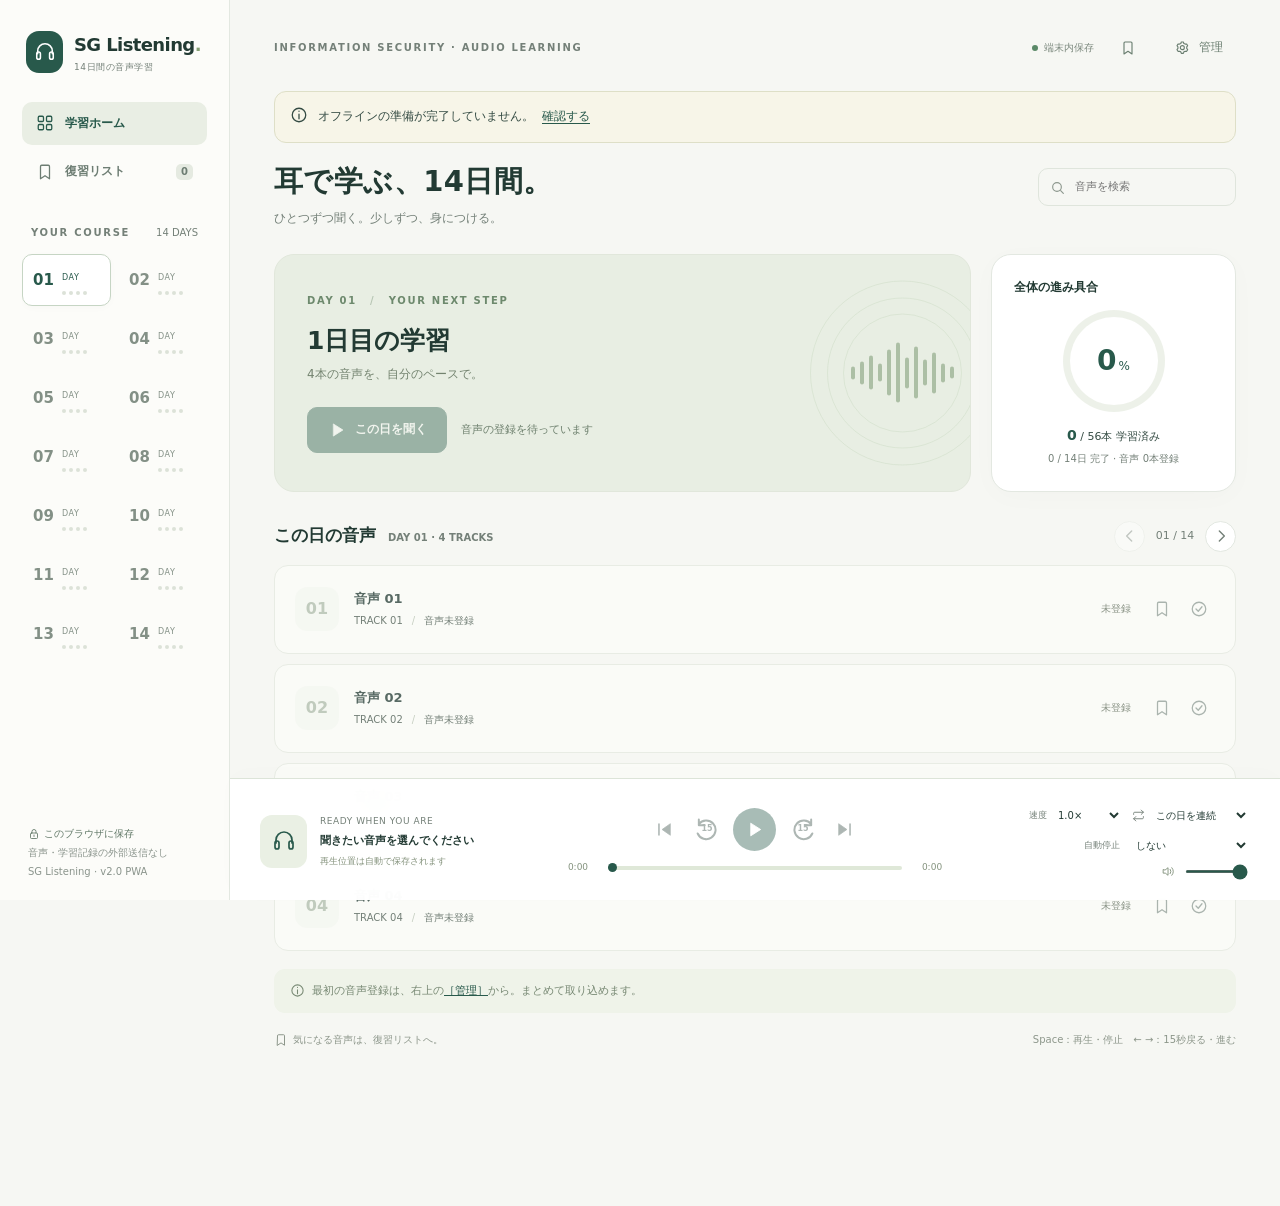
<file: index.html>
<!doctype html>
<html lang="ja">
<head>
<meta charset="utf-8">
<meta name="viewport" content="width=device-width, initial-scale=1, viewport-fit=cover">
<meta name="theme-color" content="#2a5549">
<meta http-equiv="Content-Security-Policy" content="default-src 'none'; script-src 'self'; style-src 'self' 'unsafe-inline'; img-src 'self' data: blob:; media-src 'self' blob: data:; connect-src 'self'; worker-src 'self'; manifest-src 'self'; font-src 'none'; base-uri 'self'; form-action 'none'; object-src 'none'">
<meta name="description" content="14日×4本の音声を、続きから。端末内に保存してオフラインで学ぶSG音声学習プレーヤー。">
<meta name="apple-mobile-web-app-capable" content="yes">
<meta name="apple-mobile-web-app-status-bar-style" content="default">
<meta name="apple-mobile-web-app-title" content="SG Listening">
<meta name="mobile-web-app-capable" content="yes">
<meta name="referrer" content="no-referrer">
<link rel="manifest" href="./manifest.webmanifest">
<link rel="icon" type="image/png" href="./icons/icon-192.png">
<link rel="apple-touch-icon" href="./icons/apple-touch-icon.png">
<title>SG Listening｜14日間の音声学習</title>
<link rel="stylesheet" href="./app.css">
</head>
<body>
<a class="skip-link" href="#mainContent">学習内容へ移動</a>
<svg aria-hidden="true" style="position:absolute;width:0;height:0;overflow:hidden" xmlns="http://www.w3.org/2000/svg"><defs>
<symbol id="i-headphones" viewBox="0 0 24 24"><path d="M4 14v-3a8 8 0 0 1 16 0v3"/><rect x="3" y="12" width="4" height="8" rx="2"/><rect x="17" y="12" width="4" height="8" rx="2"/></symbol>
<symbol id="i-grid" viewBox="0 0 24 24"><rect x="3" y="3" width="7" height="7" rx="1.5"/><rect x="14" y="3" width="7" height="7" rx="1.5"/><rect x="3" y="14" width="7" height="7" rx="1.5"/><rect x="14" y="14" width="7" height="7" rx="1.5"/></symbol>
<symbol id="i-bookmark" viewBox="0 0 24 24"><path d="M6 4.5A1.5 1.5 0 0 1 7.5 3h9A1.5 1.5 0 0 1 18 4.5V21l-6-4-6 4z"/></symbol>
<symbol id="i-gear" viewBox="0 0 24 24"><path d="m9.5 3-.8 2.2-2 .9L4.5 6 3 8.5l1.4 1.8v2.4L3 14.5 4.5 17l2.2-.1 2 .9.8 2.2h3l.8-2.2 2-.9 2.2.1 1.5-2.5-1.4-1.8v-2.4L19 8.5 17.5 6l-2.2.1-2-.9L12.5 3z"/><circle cx="11" cy="11.5" r="3"/></symbol>
<symbol id="i-play" viewBox="0 0 24 24"><path d="m8 5 11 7-11 7z" fill="currentColor" stroke-width="1"/></symbol>
<symbol id="i-pause" viewBox="0 0 24 24"><path d="M8 5v14M16 5v14" stroke-width="4"/></symbol>
<symbol id="i-next" viewBox="0 0 24 24"><path d="m5 5 10 7-10 7z" fill="currentColor" stroke-width="1"/><path d="M19 5v14" stroke-width="2"/></symbol>
<symbol id="i-prev" viewBox="0 0 24 24"><path d="m19 5-10 7 10 7z" fill="currentColor" stroke-width="1"/><path d="M5 5v14" stroke-width="2"/></symbol>
<symbol id="i-left" viewBox="0 0 24 24"><path d="m14 6-6 6 6 6"/></symbol><symbol id="i-right" viewBox="0 0 24 24"><path d="m10 6 6 6-6 6"/></symbol>
<symbol id="i-check" viewBox="0 0 24 24"><circle cx="12" cy="12" r="9"/><path d="m8 12 3 3 5-6"/></symbol>
<symbol id="i-search" viewBox="0 0 24 24"><circle cx="10.5" cy="10.5" r="6.5"/><path d="m16 16 4 4"/></symbol>
<symbol id="i-clock" viewBox="0 0 24 24"><circle cx="12" cy="12" r="9"/><path d="M12 7v5l3 2"/></symbol>
<symbol id="i-lock" viewBox="0 0 24 24"><rect x="5" y="10" width="14" height="11" rx="2"/><path d="M8 10V7a4 4 0 0 1 8 0v3M12 14v3"/></symbol>
<symbol id="i-upload" viewBox="0 0 24 24"><path d="M12 16V3m-5 5 5-5 5 5M4 16v4a1 1 0 0 0 1 1h14a1 1 0 0 0 1-1v-4"/></symbol>
<symbol id="i-folder" viewBox="0 0 24 24"><path d="M3 7V5a2 2 0 0 1 2-2h4l3 3h7a2 2 0 0 1 2 2v2M3 7h15a2 2 0 0 1 2 2l-2 10a2 2 0 0 1-2 2H4a2 2 0 0 1-2-2z"/></symbol>
<symbol id="i-download" viewBox="0 0 24 24"><path d="M12 3v13m-5-5 5 5 5-5M4 17v3a1 1 0 0 0 1 1h14a1 1 0 0 0 1-1v-3"/></symbol>
<symbol id="i-trash" viewBox="0 0 24 24"><path d="M3 6h18M9 6V3h6v3M5 6l1 14h12l1-14M10 10v6M14 10v6"/></symbol>
<symbol id="i-edit" viewBox="0 0 24 24"><path d="m15 4 5 5M4 16 16 4a2 2 0 0 1 3 0l1 1a2 2 0 0 1 0 3L8 20l-5 1z"/></symbol>
<symbol id="i-close" viewBox="0 0 24 24"><path d="m6 6 12 12M18 6 6 18"/></symbol>
<symbol id="i-back15" viewBox="0 0 24 24"><path d="M5 7a8 8 0 1 1-1 8M5 3v5h5"/></symbol>
<symbol id="i-forward15" viewBox="0 0 24 24"><path d="M19 7a8 8 0 1 0 1 8M19 3v5h-5"/></symbol>
<symbol id="i-volume" viewBox="0 0 24 24"><path d="M4 9v6h4l5 4V5L8 9zM17 8a7 7 0 0 1 0 8M20 5a11 11 0 0 1 0 14"/></symbol>
<symbol id="i-moon" viewBox="0 0 24 24"><path d="M20.5 14a9 9 0 0 1-10.5-10.5A9 9 0 1 0 20.5 14z"/></symbol>
<symbol id="i-info" viewBox="0 0 24 24"><circle cx="12" cy="12" r="9"/><path d="M12 11v6M12 7h.01"/></symbol>
<symbol id="i-repeat" viewBox="0 0 24 24"><path d="m17 2 4 4-4 4M3 10V8a2 2 0 0 1 2-2h16M7 22l-4-4 4-4M21 14v2a2 2 0 0 1-2 2H3"/></symbol>
</defs></svg>
<div id="appShell">
<aside class="sidebar" aria-label="コースナビゲーション">
  <div class="brand"><div class="brand-mark"><svg class="icon"><use href="#i-headphones"/></svg></div><div><div class="brand-name">SG Listening<span style="color:#86a074">.</span></div><div class="brand-sub">14日間の音声学習</div></div></div>
  <nav class="main-nav"><button class="nav-item active" data-action="home" id="navHome"><svg class="icon"><use href="#i-grid"/></svg>学習ホーム</button><button class="nav-item" data-action="review" id="navReview"><svg class="icon"><use href="#i-bookmark"/></svg>復習リスト<span class="count" id="reviewCount">0</span></button></nav>
  <div class="side-course"><div class="side-heading"><span class="eyebrow">YOUR COURSE</span><span>14 DAYS</span></div><div class="day-grid" id="dayGrid"></div></div>
  <div class="side-footer"><div class="foot-title"><svg class="icon"><use href="#i-lock"/></svg>このブラウザに保存</div>音声・学習記録の外部送信なし<br>SG Listening · v2.0 PWA</div>
</aside>
<main class="main" id="mainContent" tabindex="-1"><div class="main-inner">
 <header class="topbar"><div class="eyebrow">INFORMATION SECURITY · AUDIO LEARNING</div><div class="mobile-brand"><svg class="icon"><use href="#i-headphones"/></svg>SG Listening.</div><div class="topbar-right"><span class="local-label"><span class="dot"></span>端末内保存</span><button class="btn ghost small" data-action="review" id="mobileReview" aria-label="復習リストを開く" title="復習リスト"><svg class="icon"><use href="#i-bookmark"/></svg></button><button class="btn ghost small" data-action="admin" id="manageButton"><svg class="icon"><use href="#i-gear"/></svg>管理</button></div></header>
 <div id="platformNotice" class="platform-notice" hidden role="status"></div>
 <div id="learnView">
  <div class="page-heading"><div><h1 id="pageTitle">耳で学ぶ、14日間。</h1><p id="pageSubtitle">ひとつずつ聞く。少しずつ、身につける。</p></div><div class="search-wrap"><svg class="icon"><use href="#i-search"/></svg><input id="searchInput" type="search" placeholder="音声を検索" aria-label="全14日から音声を検索" autocomplete="off"></div></div>
     <div class="mobile-day-label"><span>学習する日</span><button class="quiet-link" data-action="setup" id="offlineQuickStatus">オフライン準備中</button></div>
   <div class="mobile-days" id="mobileDays" hidden></div>
  <div id="heroGrid" class="hero-grid"></div>
  <div id="reviewIntro" hidden></div>
  <div class="section-heading"><div><h2 id="listHeading">この日の音声<span class="subtitle" id="listSubtitle"></span></h2></div><div id="daySwitch" class="day-switch"><button class="icon-btn" id="previousDay" data-action="prev-day" aria-label="前の日"><svg class="icon"><use href="#i-left"/></svg></button><span id="dayCounter">01 / 14</span><button class="icon-btn" id="nextDay" data-action="next-day" aria-label="次の日"><svg class="icon"><use href="#i-right"/></svg></button></div></div>
  <div class="track-list" id="trackList"></div>
  <div class="quiet-tip" id="firstTip" hidden><svg class="icon"><use href="#i-info"/></svg><span>最初の音声登録は、右上の<button data-action="admin">［管理］</button>から。まとめて取り込めます。</span></div>
  <div class="learning-foot"><span><svg class="icon"><use href="#i-bookmark"/></svg>気になる音声は、復習リストへ。</span><span>Space：再生・停止　← →：15秒戻る・進む</span></div>
 </div>
 <section id="adminView" hidden aria-label="音声管理">
  <div class="admin-head"><div><h1>音声管理</h1><p>最初にまとめて入れて、あとは学習に集中。</p></div><button class="btn small" data-action="home"><svg class="icon"><use href="#i-left"/></svg>学習へ戻る</button></div>
  <nav class="admin-tabs" aria-label="管理メニュー"><button class="admin-tab active" data-action="admin-tab" data-tab="import">音声を取り込む</button><button class="admin-tab" data-action="admin-tab" data-tab="library">ライブラリの編集</button><button class="admin-tab" data-action="admin-tab" data-tab="backup">保存・引き継ぎ</button><button class="admin-tab" data-action="admin-tab" data-tab="setup">スマホ・設定</button></nav>
  <div id="adminImport">
   <div class="dropzone" id="dropzone"><div class="upload-icon"><svg class="icon"><use href="#i-upload"/></svg></div><h2>音声をまとめて取り込む</h2><p>14日分をまとめてでも、できた分だけでも。</p><div class="drop-buttons"><button class="btn primary" data-action="pick-files"><svg class="icon"><use href="#i-upload"/></svg>ファイルを選ぶ</button><button class="btn" data-action="pick-folder"><svg class="icon"><use href="#i-folder"/></svg>フォルダごと選ぶ</button></div><small>WAV / MP3 / M4A / AAC / OGG / FLAC / WebM など · 合計56枠<br>再生可否は音声のコーデックとブラウザに依存します。</small></div>
   <div class="admin-note">名前に日・順番があると自動で割り当てます。例：<code>day01_01_CIA.wav</code>、<code>01-02_リスク.mp3</code>、<code>1日目_3本目.wav</code><br><code>day01</code> フォルダ内の <code>01_CIA.wav</code> にも対応。判定できないものは名前順で空き枠に仮置きします。<strong>保存前に割り当てを確認してください。</strong></div>
   <section id="stagePanel" class="panel" hidden><div class="stage-toolbar"><h2 id="stageHeading">取り込み前の確認</h2><div class="stage-actions"><button class="btn ghost small" data-action="stage-sequential">名前順で空き枠に並べ直す</button><button class="btn ghost small" data-action="stage-clear">選択を取り消す</button></div></div><div id="stageWarning" class="stage-warning" hidden></div><div class="table-scroll"><table><thead><tr><th>ファイル</th><th>日</th><th>順番</th><th>表示するタイトル</th><th>確認</th><th></th></tr></thead><tbody id="stageBody"></tbody></table></div><div class="stage-bottom"><label class="checklabel" id="overwriteLabel" hidden><input type="checkbox" id="allowOverwrite">同じ枠の登録済み音声を置き換える</label><span id="stageSummary" class="muted" style="font-size:11px"></span><button class="btn primary" id="commitButton" data-action="commit-import"><svg class="icon"><use href="#i-check"/></svg>確認して保存</button></div></section>
   <div class="callout">音声はこの端末・このブラウザの保存領域にコピーされます。初回の取り込み後は、元ファイルを毎回選ぶ必要はありません。元の音声ファイルは削除せず保管してください。</div>
  </div>
  <div id="adminLibrary" hidden></div>
     <div id="adminBackup" hidden></div>
   <div id="adminSetup" hidden></div>
 </section>
</div></main>
<footer class="player" aria-label="音声プレーヤー">
 <div class="now-info"><div class="now-art" id="nowArt"><svg class="icon"><use href="#i-headphones"/></svg></div><div class="now-copy"><div class="now-kicker" id="nowKicker">READY WHEN YOU ARE</div><div class="now-title" id="nowTitle">聞きたい音声を選んでください</div><div class="now-review" id="nowHint">再生位置は自動で保存されます</div></div></div>
 <div class="transport"><div class="transport-buttons"><button class="icon-btn" id="prevTrackButton" data-action="prev-track" aria-label="前の音声" disabled><svg class="icon"><use href="#i-prev"/></svg></button><button class="icon-btn skip-seconds" id="backButton" data-action="back15" aria-label="15秒戻る" disabled><svg class="icon"><use href="#i-back15"/></svg><small>15</small></button><button class="main-play" id="mainPlay" data-action="toggle-play" aria-label="再生" disabled><svg class="icon"><use href="#i-play"/></svg></button><button class="icon-btn skip-seconds" id="forwardButton" data-action="forward15" aria-label="15秒進む" disabled><svg class="icon"><use href="#i-forward15"/></svg><small>15</small></button><button class="icon-btn" id="nextTrackButton" data-action="next-track" aria-label="次の音声" disabled><svg class="icon"><use href="#i-next"/></svg></button></div><div class="timeline"><span id="currentTime">0:00</span><input type="range" min="0" max="100" value="0" step="0.1" id="seekRange" aria-label="再生位置" disabled><span id="totalTime">0:00</span></div></div>
 <div id="desktopOptionsDock"><div class="player-options" id="playerOptions"><div class="option-row"><label><span class="option-name">速度</span><select id="speedSelect" aria-label="再生速度"><option value="0.75">0.75×</option><option value="1" selected>1.0×</option><option value="1.1">1.1×</option><option value="1.25">1.25×</option><option value="1.5">1.5×</option><option value="1.75">1.75×</option><option value="2">2.0×</option></select></label><label><svg class="icon"><use href="#i-repeat"/></svg><select id="autoSelect" aria-label="連続再生"><option value="day">この日を連続</option><option value="all">全日を連続</option><option value="off">連続再生オフ</option></select></label></div><div class="option-row sleep-row"><span class="sleep-label" id="sleepLabel">自動停止</span><select id="sleepSelect" aria-label="スリープタイマー"><option value="off">しない</option><option value="end">この音声の終わり</option><option value="15">15分後</option><option value="30">30分後</option><option value="45">45分後</option><option value="60">60分後</option></select></div><div class="option-row volume-row"><svg class="icon"><use href="#i-volume"/></svg><input type="range" id="volumeRange" class="volume-slider" min="0" max="1" step="0.05" value="1" aria-label="音量"></div></div></div>
 <button class="mobile-player-settings" data-action="player-settings" aria-label="再生速度・連続再生・自動停止の設定"><span id="mobilePlaybackSummary">1.0× · 連続</span><svg class="icon"><use href="#i-gear"/></svg></button>
</footer>
</div>
<audio id="audio" preload="auto" playsinline hidden></audio>
<input type="file" id="fileInput" accept="audio/*,.mp3,.wav,.m4a,.aac,.ogg,.oga,.opus,.flac,.webm,.mp4" multiple hidden>
<input type="file" id="folderInput" webkitdirectory multiple hidden>
<input type="file" id="replaceInput" accept="audio/*,.mp3,.wav,.m4a,.aac,.ogg,.oga,.opus,.flac,.webm,.mp4" hidden>
<input type="file" id="restoreInput" accept=".sgbackup,application/octet-stream" hidden>
<dialog id="playbackSettingsDialog" class="settings-dialog" aria-labelledby="playbackSettingsTitle"><div class="sheet-handle" aria-hidden="true"></div><div class="settings-heading"><h2 id="playbackSettingsTitle">再生設定</h2><button class="icon-btn" id="closePlaybackSettings" aria-label="再生設定を閉じる"><svg class="icon"><use href="#i-close"/></svg></button></div><div id="mobileOptionsDock"></div><p class="settings-note">設定はこの端末に保存されます。タイマーは現在の再生セッションだけ有効です。画面ロック中はOSによって停止が遅れることがあります。</p><button class="btn primary" id="finishPlaybackSettings">学習に戻る</button></dialog>
<div id="toast" class="toast" role="status" aria-live="polite"></div>
<div id="busy" class="busy" hidden role="status" aria-live="polite"><div class="busy-box"><div class="spinner"></div><div class="busy-title" id="busyTitle">保存しています</div><div class="busy-detail" id="busyDetail">この画面を閉じないでください。</div></div></div>
<dialog id="dialog"><h2 id="dialogTitle"></h2><p id="dialogMessage"></p><input type="text" id="dialogInput" hidden maxlength="200"><div class="dialog-actions"><button class="btn" id="dialogCancel">キャンセル</button><button class="btn primary" id="dialogConfirm">確認</button></div></dialog>
<noscript><div class="fatal-box"><h1>JavaScriptを有効にしてください。</h1><p>このアプリは、ブラウザ内のJavaScriptで音声を保存・再生します。</p></div></noscript>
<script src="./app.js" defer></script>
</body>
</html>
</file>
<file: app.css>
:root{--bg:#f6f7f3;--paper:#fff;--ink:#223a33;--body:#344b43;--muted:#748078;--line:#e3e8e1;--green:#28594b;--green2:#397361;--soft:#eaf1e9;--pale:#f0f4ed;--amber:#916527;--danger:#ab4440;--radius:20px;--shadow:0 5px 28px #233d3105;--sidebar:230px;--player:122px}
*{box-sizing:border-box}html{scroll-behavior:smooth}body{margin:0;background:var(--bg);color:var(--body);font-family:Inter,"Noto Sans JP","Yu Gothic UI","Hiragino Kaku Gothic ProN",Meiryo,system-ui,sans-serif;font-size:14px;line-height:1.65;-webkit-font-smoothing:antialiased}button,input,select{font:inherit}button,a,input,select{ -webkit-tap-highlight-color:transparent}button{cursor:pointer}button{color:inherit}button:disabled{cursor:not-allowed;opacity:.4}button:focus-visible,a:focus-visible,input:focus-visible,select:focus-visible{outline:3px solid #8cae84;outline-offset:3px}a{color:var(--green)}button,input,select{border-radius:10px}input[type=text],input[type=search],select{border:1px solid var(--line);background:white;padding:9px 11px;color:var(--ink);min-width:0}input[type=checkbox]{accent-color:var(--green);width:17px;height:17px}input[type=range]{accent-color:var(--green);cursor:pointer}h1,h2,h3,p{margin:0}h1,h2,h3{font-weight:650;color:var(--ink)}h1{font-size:29px;line-height:1.4;letter-spacing:.015em}h2{font-size:19px;line-height:1.5}h3{font-size:16px}small{font-size:12px}[hidden]{display:none!important}.icon{width:20px;height:20px;flex-shrink:0;display:inline-block;vertical-align:middle;fill:none;stroke:currentColor;stroke-width:1.7;stroke-linecap:round;stroke-linejoin:round}.btn,.icon-btn{display:inline-flex;align-items:center;justify-content:center;gap:8px;border:1px solid var(--line);background:white;text-decoration:none;font-weight:600;line-height:1.3;transition:background .15s,transform .15s}.btn{padding:12px 18px;min-height:43px}.btn:hover:not(:disabled){background:#f1f5ee}.btn.primary{background:var(--green);border-color:var(--green);color:white}.btn.primary:hover:not(:disabled){background:#214d40}.btn.ghost{border-color:transparent;background:transparent}.btn.ghost:hover{background:var(--soft)}.btn.small{padding:8px 12px;min-height:36px;font-size:12px}.btn.danger{background:var(--danger);border-color:var(--danger);color:white}.icon-btn{width:38px;height:38px;background:transparent;border-color:transparent;border-radius:50%}.icon-btn:hover:not(:disabled){background:var(--soft)}.icon-btn.is-active{color:var(--green);background:var(--soft)}.muted{color:var(--muted)}.eyebrow{font-size:10px;font-weight:700;letter-spacing:.17em;text-transform:uppercase;color:var(--muted)}.pill{display:inline-flex;gap:6px;align-items:center;font-size:11px;border-radius:99px;padding:4px 10px;white-space:nowrap;background:var(--pale);color:var(--green)}.pill.amber{background:#f8f0df;color:var(--amber)}.pill.gray{background:#f1f2ef;color:#7d877f}.dot{height:6px;width:6px;border-radius:50%;background:#5a8967;display:inline-block}.divider{height:1px;background:var(--line);margin:22px 0}.empty{padding:40px 24px;text-align:center;background:white;border:1px solid var(--line);border-radius:var(--radius);color:var(--muted)}.empty .icon{width:31px;height:31px;margin-bottom:12px;color:#99ab9d}.empty h3{margin-bottom:5px}.skip-link{position:fixed;left:12px;top:-80px;z-index:99;padding:10px;background:white}.skip-link:focus{top:10px}
.sidebar{position:fixed;inset:0 auto 0 0;width:var(--sidebar);background:#fcfcf9;border-right:1px solid var(--line);padding:30px 22px 19px;display:flex;flex-direction:column;z-index:20}.brand{display:flex;align-items:center;gap:11px;padding:0 4px 27px}.brand-mark{width:37px;height:42px;border-radius:13px;background:var(--green);color:white;display:grid;place-items:center}.brand-mark .icon{width:22px;height:22px}.brand-name{font-size:18px;letter-spacing:-.6px;font-weight:750;color:var(--ink);white-space:nowrap}.brand-sub{font-size:9px;letter-spacing:.06em;color:var(--muted)}.main-nav{display:grid;gap:5px}.nav-item{border:0;background:transparent;display:flex;align-items:center;gap:11px;padding:12px 14px;width:100%;border-radius:10px;text-align:left;font-size:12px;font-weight:600;color:#6d7d73}.nav-item.active{background:#e9eee4;color:var(--green)}.nav-item .icon{width:18px;height:18px}.nav-item .count{margin-left:auto;font-size:10px;border-radius:5px;padding:0 5px;background:#e5eae1}.side-course{margin-top:31px;flex:1;min-height:0;overflow:auto;scrollbar-width:thin}.side-heading{display:flex;align-items:center;justify-content:space-between;padding:0 9px;margin-bottom:12px}.side-heading span:last-child{font-size:10px;color:var(--muted)}.day-grid{display:grid;grid-template-columns:1fr 1fr;gap:7px}.day-btn{position:relative;border:1px solid transparent;background:transparent;display:flex;align-items:center;gap:8px;text-align:left;min-height:52px;padding:8px 10px;border-radius:10px;color:#839086}.day-btn:hover{background:#f0f3eb}.day-btn.active{background:white;border-color:#c6d5c4;box-shadow:0 2px 8px #31493105;color:var(--green)}.day-btn .num{font-size:15px;font-weight:650;font-variant-numeric:tabular-nums;line-height:1.2}.day-btn .day-word{font-size:8px;letter-spacing:.08em;line-height:1.3}.mini-dots{display:flex;gap:3px;margin-top:4px}.mini-dots i{width:4px;height:4px;background:#dce2d8;border-radius:50%}.mini-dots i.ready{background:#a7b99f}.mini-dots i.done{background:var(--green2)}.side-footer{font-size:10px;padding:19px 6px 0;color:#8a948c;line-height:1.9}.side-footer .icon{width:12px;height:12px;margin-right:4px}.side-footer .foot-title{color:#617867}.mobile-brand{display:none}
.mobile-days{display:none}.main{margin-left:var(--sidebar);padding:30px 44px calc(var(--player) + 35px);min-height:100vh}.main-inner{max-width:1120px;margin:auto}.topbar{display:flex;align-items:center;justify-content:space-between;gap:20px;min-height:36px;margin-bottom:25px}.topbar-right{display:flex;align-items:center;gap:13px}.local-label{font-size:10px;display:flex;align-items:center;gap:6px;color:#7c897e}.topbar .btn{color:#6a7e70;font-weight:500}.topbar .icon{width:16px;height:16px}.page-heading{display:flex;align-items:flex-start;justify-content:space-between;gap:15px;margin-bottom:25px}.page-heading p{font-size:12px;margin-top:8px;color:var(--muted)}.search-wrap{position:relative;margin-top:7px}.search-wrap .icon{position:absolute;left:12px;top:12px;width:16px;height:16px;color:#8c978d}.search-wrap input{padding-left:36px;width:198px;background:transparent;font-size:11px;border-color:#dfe5dc}.hero-grid{display:grid;grid-template-columns:minmax(0,1fr) 245px;gap:20px;margin-bottom:29px}.hero{position:relative;overflow:hidden;background:#e8eee3;border:1px solid #e1e7db;border-radius:var(--radius);padding:30px 32px;min-height:228px;display:flex;flex-direction:column;align-items:flex-start;justify-content:center}.hero-copy{position:relative;z-index:2;max-width:78%}.hero .eyebrow{color:#6d896d;font-size:10px}.hero h2{font-size:25px;margin:13px 0 6px;line-height:1.45;overflow-wrap:anywhere}.hero p{font-size:12px;color:#73836f}.hero-actions{display:flex;align-items:center;gap:14px;margin-top:22px;flex-wrap:wrap}.hero-actions .btn{min-height:43px;font-size:12px;padding:12px 19px}.hero-info{font-size:11px;color:#6e806e}.hero-art{position:absolute;right:-25px;top:50%;transform:translateY(-50%);width:185px;height:185px;border:1px solid #c5d6bd99;border-radius:50%;display:flex;align-items:center;justify-content:center;gap:5px;opacity:.65}.hero-art:before,.hero-art:after{content:"";position:absolute;inset:16px;border:1px solid #c5d6bd99;border-radius:50%}.hero-art:after{inset:32px}.hero-art i{display:block;width:4px;z-index:1;border-radius:5px;background:#8da685}.progress-card{background:white;border:1px solid var(--line);border-radius:var(--radius);padding:23px 22px;display:flex;flex-direction:column;align-items:center;justify-content:center;box-shadow:var(--shadow)}.progress-card h3{font-size:12px;font-weight:600;margin-bottom:12px;align-self:flex-start}.progress-ring{--pct:0%;width:102px;height:102px;border-radius:50%;background:conic-gradient(var(--green) var(--pct),#edf1e9 0);display:grid;place-items:center;transform:rotate(-0deg);position:relative}.progress-ring:before{content:"";position:absolute;inset:7px;border-radius:50%;background:#fff}.progress-number{z-index:1;line-height:1;text-align:center;font-variant-numeric:tabular-nums;font-size:28px;font-weight:650;color:var(--green)}.progress-number small{font-size:12px;font-weight:500;margin-left:2px}.progress-caption{font-size:11px;margin-top:12px}.progress-caption b{color:var(--green);font-size:14px}.progress-detail{font-size:10px;color:var(--muted);margin-top:4px}.section-heading{display:flex;align-items:center;justify-content:space-between;margin-bottom:13px;gap:12px}.section-heading h2{font-size:17px}.section-heading .subtitle{font-size:10px;color:var(--muted);margin-left:12px}.day-switch{display:flex;align-items:center;gap:3px;color:var(--muted)}.day-switch span{font-size:11px;min-width:54px;text-align:center}.day-switch .icon-btn{width:31px;height:31px;border:1px solid var(--line);background:#fff}.track-list{display:grid;gap:10px}.track-row{display:flex;align-items:center;gap:15px;background:#fff;border:1px solid var(--line);border-radius:14px;padding:17px 20px;min-height:89px;transition:border-color .2s,background .2s;box-shadow:var(--shadow)}.track-row.is-current{border-color:#acbda8;background:#fbfcf8}.track-row.is-playing .track-num{background:var(--green);color:#fff}.track-row.is-empty{box-shadow:none;background:#fafbf7;border-color:#e8ece4}.track-num{width:44px;height:44px;flex-shrink:0;border-radius:12px;background:var(--pale);border:0;color:#6c8468;display:grid;place-items:center;font-size:16px;font-weight:600;font-variant-numeric:tabular-nums}.track-num .icon{width:18px;height:18px}.track-body{min-width:0;flex:1}.track-title{display:block;font-size:13px;line-height:1.5;font-weight:600;background:none;border:0;padding:0;text-align:left;max-width:100%;color:var(--ink);overflow-wrap:anywhere}.track-title:disabled{opacity:.75}.track-meta{display:flex;align-items:center;gap:9px;flex-wrap:wrap;font-size:10px;color:var(--muted);margin-top:5px}.track-meta .sep{color:#c6cec1}.track-progress{height:3px;background:#edf1e9;border-radius:3px;max-width:180px;margin-top:8px;overflow:hidden}.track-progress span{height:100%;display:block;background:#96b18b}.track-right{display:flex;align-items:center;gap:4px}.track-right .icon-btn{width:33px;height:33px}.track-right .icon{width:18px;height:18px}.review-yes .icon{fill:#edf2e5;stroke:#7e9463}.done-yes .icon{fill:var(--green);stroke:white}.track-status{font-size:10px;margin-right:10px;color:#8a9386;white-space:nowrap}.track-status.good{color:var(--green2)}.learning-foot{display:flex;justify-content:space-between;gap:15px;align-items:center;margin-top:19px;font-size:10px;color:#8c968a}.learning-foot .icon{width:14px;height:14px;margin-right:5px}.quiet-tip{margin-top:18px;font-size:11px;color:#788974;display:flex;align-items:center;gap:7px;padding:13px 16px;background:#eff3e9;border-radius:11px}.quiet-tip button{border:0;background:none;padding:0;text-decoration:underline;color:var(--green);font-size:11px}.quiet-tip .icon{width:15px;height:15px}.review-top{background:#edf2e7;border:1px solid #e0e8d6;border-radius:15px;padding:18px 22px;margin-bottom:22px;display:flex;align-items:center;gap:15px;font-size:12px}.review-top p{flex:1;color:#697e65}
.player{position:fixed;bottom:0;right:0;left:var(--sidebar);height:var(--player);background:#fffffff5;border-top:1px solid #dce4d8;z-index:30;backdrop-filter:blur(16px);padding:16px 30px 12px;display:grid;grid-template-columns:minmax(140px,1fr) minmax(220px,1.3fr) minmax(165px,1fr);gap:20px;align-items:center;box-shadow:0 -5px 24px #243f2e03}.now-info{display:flex;align-items:center;gap:13px;min-width:0}.now-art{background:#eaf0e4;color:var(--green);border-radius:12px;width:47px;height:53px;display:grid;place-content:center;flex-shrink:0;text-align:center}.now-art .icon{width:24px;height:24px}.now-art small{font-size:7px;letter-spacing:.07em;line-height:1.5}.now-art b{font-size:17px;line-height:1.3}.now-copy{min-width:0}.now-kicker{font-size:9px;letter-spacing:.06em;color:var(--muted);margin-bottom:3px}.now-title{font-size:11px;font-weight:600;color:var(--ink);white-space:nowrap;overflow:hidden;text-overflow:ellipsis;max-width:235px}.now-review{margin-top:4px;font-size:9px;color:#84927c}.transport{display:flex;flex-direction:column;gap:9px;align-items:center;min-width:0}.transport-buttons{display:flex;align-items:center;gap:11px}.transport-buttons .icon-btn{width:31px;height:31px}.transport-buttons .icon-btn .icon{width:19px;height:19px}.transport-buttons .main-play{width:43px;height:43px;border:0;background:var(--green);color:white;border-radius:50%;display:grid;place-items:center}.transport-buttons .main-play .icon{width:21px;height:21px}.skip-seconds{position:relative}.skip-seconds .icon{width:28px!important;height:28px!important}.skip-seconds small{position:absolute;top:9px;font-size:8px;font-weight:600}.timeline{display:flex;align-items:center;gap:10px;width:100%;font-size:9px;font-variant-numeric:tabular-nums;color:#82917c}.timeline span{min-width:30px}.timeline span:last-child{text-align:right}.timeline input{width:100%;height:4px;margin:0;background:#dfe8d8;appearance:none;border-radius:4px;min-width:30px}.timeline input::-webkit-slider-thumb{appearance:none;width:9px;height:9px;background:var(--green);border-radius:50%}.timeline input::-moz-range-thumb{width:9px;height:9px;background:var(--green);border:0;border-radius:50%}.player-options{display:flex;flex-direction:column;align-items:flex-end;justify-content:center;gap:9px}.option-row{display:flex;align-items:center;gap:9px;max-width:100%}.player-options select{background:transparent;border-color:transparent;padding:3px 17px 3px 2px;font-size:10px;cursor:pointer;max-width:135px}.option-row label{font-size:9px;color:var(--muted);display:flex;align-items:center;gap:4px}.option-row .icon{width:13px;height:13px}.sleep-label{font-size:9px;color:var(--muted)}.volume-slider{width:63px;height:3px}.player .option-row > .icon{color:#82917c}.play-bars{display:flex;align-items:center;gap:3px;height:18px}.play-bars i{width:3px;height:8px;background:currentColor;border-radius:3px;animation:bars 1s ease-in-out infinite alternate}.play-bars i:nth-child(2){height:16px;animation-delay:-.4s}.play-bars i:nth-child(3){height:11px;animation-delay:-.7s}@keyframes bars{to{height:4px}}
.admin-head{display:flex;align-items:center;justify-content:space-between;margin-bottom:22px}.admin-head h1{font-size:27px}.admin-head p{font-size:12px;margin-top:6px;color:var(--muted)}.admin-tabs{display:flex;gap:22px;border-bottom:1px solid var(--line);margin-bottom:25px}.admin-tab{border:0;background:transparent;color:var(--muted);padding:12px 0;border-radius:0;font-size:12px;border-bottom:2px solid transparent}.admin-tab.active{color:var(--green);font-weight:600;border-bottom-color:var(--green)}.dropzone{border:1.5px dashed #bbcdb3;background:#f0f4ea;border-radius:var(--radius);padding:30px;text-align:center;transition:background .15s}.dropzone.drag{background:#dde8d4;border-color:var(--green)}.upload-icon{display:inline-grid;place-items:center;border-radius:16px;background:#e2ecd8;width:54px;height:54px;color:var(--green);margin-bottom:11px}.upload-icon .icon{height:26px;width:26px}.dropzone h2{font-size:18px}.dropzone p{font-size:12px;color:#7c8b72;margin:7px 0 18px}.drop-buttons{display:flex;justify-content:center;gap:9px;flex-wrap:wrap}.dropzone small{display:block;margin-top:14px;color:#88927f;font-size:10px}.admin-note{font-size:11px;color:var(--muted);line-height:1.9;padding:15px 2px}.admin-note code{font-size:11px;background:#eaf0e4;padding:1px 5px;border-radius:4px;color:#607857}.panel{background:white;border:1px solid var(--line);border-radius:var(--radius);padding:23px;margin-top:19px}.panel h2{font-size:16px;margin-bottom:8px}.panel p{font-size:12px;color:var(--muted);margin-bottom:14px;line-height:1.9}.stage-toolbar{display:flex;align-items:center;justify-content:space-between;gap:10px;margin-bottom:13px}.stage-toolbar h2{font-size:15px}.stage-actions{display:flex;gap:7px;align-items:center;flex-wrap:wrap}.table-scroll{overflow:auto;max-height:440px;border:1px solid var(--line);border-radius:11px}table{border-collapse:collapse;width:100%;font-size:11px;text-align:left}th{font-size:10px;font-weight:500;color:var(--muted);background:#f6f8f2;padding:10px;position:sticky;top:0;z-index:2;border-bottom:1px solid var(--line);white-space:nowrap}td{padding:10px;border-bottom:1px solid #ecf0e7;vertical-align:middle}tr:last-child td{border-bottom:0}.file-cell{max-width:200px;min-width:140px}.file-name{overflow-wrap:anywhere;line-height:1.5;color:var(--ink)}.file-size{font-size:9px;color:var(--muted);margin-top:3px}.stage-title{width:100%;min-width:140px;font-size:11px!important;padding:7px!important}.stage-select{font-size:11px!important;padding:7px!important;min-width:64px}.stage-status{min-width:97px;max-width:140px;line-height:1.55;font-size:10px}.stage-status.error{color:var(--danger)}.stage-status.warn{color:var(--amber)}.stage-status.ok{color:var(--green2)}.stage-bottom{display:flex;justify-content:space-between;align-items:center;gap:14px;margin-top:15px}.stage-bottom .checklabel{font-size:11px;display:flex;align-items:center;gap:8px}.stage-warning{padding:10px 13px;border-radius:10px;background:#fcf4e2;color:#8c703a;margin:12px 0;font-size:11px}.manage-day{display:flex;align-items:center;gap:10px;flex-wrap:wrap;margin-bottom:18px}.manage-day input{flex:1;min-width:130px;font-size:13px}.library-row{display:flex;align-items:center;gap:12px;padding:16px 0;border-bottom:1px solid var(--line)}.library-row:last-child{border:0}.library-row .library-info{min-width:0;flex:1}.library-row h3{font-size:12px;overflow-wrap:anywhere}.library-row small{display:block;color:var(--muted);font-size:10px;overflow-wrap:anywhere}.library-row .library-index{font-size:14px;color:#92a187;font-variant-numeric:tabular-nums;width:22px}.library-row .library-actions{display:flex;gap:2px}.library-row .icon-btn{width:31px;height:31px}.library-row .icon{width:16px;height:16px}.storage-stats{display:grid;grid-template-columns:1fr 1fr 1fr;gap:15px;margin:20px 0}.storage-stat{border-left:2px solid #dce7d5;padding-left:14px}.storage-stat strong{display:block;font-size:22px;font-weight:650;color:var(--green)}.storage-stat small{color:var(--muted);font-size:10px}.button-row{display:flex;gap:9px;flex-wrap:wrap}.storage-info{font-size:11px!important;line-height:1.9}.callout{border-left:3px solid #b7c8a9;background:#f4f7ef;padding:13px 16px;border-radius:0 9px 9px 0;font-size:11px;color:#728069;line-height:1.9;margin-top:18px}.danger-zone{margin-top:28px;padding-top:20px;border-top:1px solid var(--line);display:flex;align-items:center;justify-content:space-between;gap:15px}.danger-zone h3{font-size:12px}.danger-zone p{font-size:11px;margin:3px 0 0}.danger-zone .btn{color:var(--danger)}
.toast{position:fixed;bottom:calc(var(--player) + 17px);left:calc(var(--sidebar) + (100vw - var(--sidebar))/2);transform:translateX(-50%) translateY(10px);background:#234c41;color:white;box-shadow:0 8px 28px #18372820;border-radius:11px;padding:12px 20px;font-size:12px;max-width:min(560px,90vw);z-index:80;opacity:0;pointer-events:none;transition:opacity .2s,transform .2s}.toast.show{opacity:1;transform:translateX(-50%) translateY(0)}.toast.error{background:#91443f}.busy{position:fixed;inset:0;background:#f8faf2c9;backdrop-filter:blur(3px);z-index:90;display:flex;align-items:center;justify-content:center}.busy-box{border:1px solid var(--line);background:white;border-radius:20px;padding:29px 38px;min-width:290px;max-width:90vw;text-align:center;box-shadow:0 12px 80px #2b412610}.spinner{width:25px;height:25px;border:2px solid #dfe7d8;border-top-color:var(--green);border-radius:50%;animation:spin .8s linear infinite;margin:0 auto 15px}@keyframes spin{to{transform:rotate(360deg)}}.busy-title{font-size:14px;color:var(--ink);font-weight:600}.busy-detail{font-size:11px;color:var(--muted);margin-top:6px}dialog{border:1px solid var(--line);padding:27px;border-radius:19px;width:min(460px,92vw);box-shadow:0 20px 100px #17322529;color:var(--body);background:#fff}dialog::backdrop{background:#1d302f65;backdrop-filter:blur(3px)}dialog h2{font-size:18px;margin-bottom:12px}dialog p{font-size:12px;color:var(--muted);line-height:1.9;white-space:pre-line}dialog input{width:100%;margin-top:16px}dialog .dialog-actions{display:flex;justify-content:flex-end;gap:8px;margin-top:23px}.fatal-box{max-width:600px;margin:15vh auto;padding:30px;background:#fff;border:1px solid var(--line);border-radius:20px}.fatal-box h1{font-size:21px}.fatal-box p{font-size:13px;margin-top:15px;line-height:1.9}.fatal-box code{font-size:11px;word-break:break-all;display:block;margin-top:14px;color:var(--danger)}
@media(min-width:1550px){.main{padding-top:36px}.hero{min-height:252px}.track-row{min-height:96px;padding-top:20px;padding-bottom:20px}}
@media(max-width:1180px){:root{--sidebar:205px}.sidebar{padding:25px 15px}.main{padding:25px 27px calc(var(--player) + 30px)}.hero-grid{grid-template-columns:minmax(0,1fr) 211px;gap:15px}.hero{padding:25px}.hero h2{font-size:22px}.hero-art{right:-63px}.hero-copy{max-width:88%}.player{padding-left:23px;padding-right:23px;gap:13px;grid-template-columns:minmax(120px,1fr) minmax(200px,1.35fr) minmax(130px,.9fr)}.option-row{gap:4px}.player-options select{max-width:107px;font-size:9px}.player-options label .option-name{display:none}.now-title{max-width:150px}.track-status{margin-right:4px}}
@media(max-width:950px){:root{--sidebar:175px}.sidebar{padding:24px 12px}.brand{gap:8px;padding-left:3px}.brand-name{font-size:15px}.brand-sub{font-size:7px}.brand-mark{width:30px;height:36px}.nav-item{padding:11px 10px;font-size:11px;gap:8px}.day-btn{padding:8px;gap:7px}.hero-grid{grid-template-columns:minmax(0,1fr) 175px}.progress-card{padding:18px}.main{padding:22px 22px calc(var(--player) + 30px)}h1{font-size:25px}.page-heading{flex-wrap:wrap}.search-wrap input{width:170px}.hero{padding:22px;min-height:220px}.hero h2{font-size:20px}.hero p{font-size:11px}.hero-art{opacity:.3}.hero-info{font-size:10px}.track-row{padding:16px 14px;gap:12px}.track-title{font-size:12px}.track-status{display:none}.player{grid-template-columns:minmax(120px,.95fr) minmax(200px,1.4fr) 120px;padding-left:18px;padding-right:18px;gap:10px}.now-art{display:none}.now-title{max-width:120px}.volume-row{display:none}.player-options .option-row{flex-wrap:wrap;justify-content:flex-end}.player-options{gap:0}.transport-buttons{gap:8px}.local-label{display:none}.storage-stats{gap:10px}.storage-stat{padding-left:10px}.storage-stat strong{font-size:18px}}
@media(max-width:740px){:root{--sidebar:0px;--player:161px}.sidebar{display:none}.mobile-brand{display:flex;gap:8px;align-items:center;font-size:16px;font-weight:700;color:var(--green)}.mobile-brand .icon{width:22px;height:22px}.main{margin:0;padding:19px 19px calc(var(--player) + 23px)}.topbar{margin-bottom:22px}.topbar>.eyebrow{display:none}.topbar-right{gap:4px}.topbar .btn{font-size:11px;padding:9px}.page-heading{gap:9px;margin-bottom:19px}.page-heading h1{font-size:26px}.page-heading p{font-size:11px;margin-top:6px}.search-wrap{margin:0;width:100%}.search-wrap input{width:100%;padding-top:8px;padding-bottom:8px}.search-wrap .icon{top:11px}.hero-grid{grid-template-columns:minmax(0,1fr) 130px;gap:10px;margin-bottom:22px}.hero{min-height:205px;padding:22px 20px;border-radius:16px}.hero h2{font-size:19px;margin-top:10px}.hero-copy{max-width:100%}.hero-art{display:none}.hero p{font-size:10px;line-height:1.8}.hero-actions{margin-top:18px;gap:7px}.hero-actions .btn{padding:11px 13px;font-size:11px;min-height:40px}.hero-info{font-size:9px}.progress-card{border-radius:16px;padding:17px 12px}.progress-card h3{font-size:10px;margin-bottom:12px;align-self:center}.progress-ring{width:82px;height:82px}.progress-ring:before{inset:6px}.progress-number{font-size:24px}.progress-number small{font-size:10px}.progress-caption{font-size:9px;text-align:center;line-height:1.8}.progress-caption b{font-size:12px}.progress-detail{font-size:9px;text-align:center}.mobile-days{display:flex!important;gap:6px;overflow:auto;scrollbar-width:none;margin-bottom:18px;padding:1px 1px 3px}.mobile-day{flex-shrink:0;padding:8px 11px;border:1px solid var(--line);background:#fff;color:#8b9885;border-radius:10px;font-size:10px;min-width:43px}.mobile-day.active{background:var(--green);color:white;border-color:var(--green)}.mobile-day.done:not(.active){background:#e9f0e1;color:var(--green)}.section-heading h2{font-size:16px}.section-heading .subtitle{font-size:8px;margin-left:7px}.track-row{min-height:88px;padding:14px 13px;gap:11px;border-radius:13px}.track-num{width:37px;height:42px;font-size:14px;border-radius:10px}.track-title{font-size:12px}.track-meta{font-size:9px;gap:6px}.track-right{gap:0}.track-right .icon-btn{width:29px;height:34px}.track-right .icon{width:17px;height:17px}.learning-foot{font-size:9px;align-items:flex-start}.learning-foot>span:last-child{display:none}.quiet-tip{font-size:10px;align-items:flex-start}.quiet-tip button{font-size:10px}.player{left:0;height:calc(var(--player) + env(safe-area-inset-bottom));padding:11px 18px calc(10px + env(safe-area-inset-bottom));grid-template-columns:minmax(0,1fr) auto;grid-template-rows:30px 1fr;gap:7px 10px}.now-info{grid-column:1;grid-row:1;gap:9px}.now-art{display:grid;width:30px;height:31px;border-radius:8px}.now-art small{font-size:5px}.now-art b{font-size:11px}.now-art .icon{width:18px;height:18px}.now-kicker{font-size:8px;line-height:1.5;margin:0}.now-title{max-width:43vw;font-size:10px;line-height:1.5}.now-review{display:none}.transport{grid-column:1/3;grid-row:2;gap:8px}.transport-buttons{gap:22px}.transport-buttons .main-play{width:42px;height:42px}.timeline{font-size:9px;gap:11px}.player-options{grid-column:2;grid-row:1;gap:0;max-width:166px}.player-options .option-row{gap:3px;flex-wrap:nowrap}.player-options select{font-size:9px;max-width:92px;padding:0 12px 0 0}.player-options .option-row label .icon{display:none}.player-options .sleep-row{margin-top:2px}.player-options .volume-row{display:none}.player-options #sleepSelect{max-width:80px;font-size:8px}.sleep-label{font-size:8px}.toast{left:50%;bottom:calc(var(--player) + 17px);font-size:11px;width:max-content;max-width:90vw}.admin-head h1{font-size:24px}.admin-head p{font-size:11px;max-width:240px}.admin-head>.btn{font-size:10px;padding:9px}.admin-head>.btn .icon{display:none}.admin-tabs{gap:19px;overflow:auto;white-space:nowrap}.admin-tab{font-size:11px}.dropzone{padding:23px 16px}.dropzone h2{font-size:16px}.dropzone p{font-size:11px}.dropzone small{font-size:9px}.drop-buttons .btn{font-size:11px}.panel{padding:18px}.stage-toolbar{align-items:flex-start;flex-wrap:wrap}.stage-bottom{align-items:flex-start;flex-direction:column}.stage-bottom .btn.primary{width:100%}.library-row{gap:8px}.library-row h3{font-size:11px}.library-row .library-actions{gap:0}.library-row .icon-btn{width:27px}.manage-day input{font-size:11px}.manage-day .btn{font-size:10px}.manage-day select{font-size:11px}.storage-stat strong{font-size:17px}.storage-stat small{font-size:9px}.storage-stat{padding-left:8px}.danger-zone{align-items:flex-start;flex-direction:column}.button-row .btn{font-size:11px}.review-top{padding:16px}.review-top p{font-size:11px}.review-top .btn{font-size:10px;padding:9px}}
@media(max-width:390px){.main{padding-left:14px;padding-right:14px}.hero-grid{grid-template-columns:minmax(0,1fr) 113px}.hero{padding:19px 15px}.hero h2{font-size:17px}.progress-card{padding:14px 8px}.track-row{gap:8px;padding:13px 10px}.track-right .icon-btn{width:25px}.track-num{width:32px}.transport-buttons{gap:19px}.admin-tabs{gap:12px}}
@media(prefers-reduced-motion:reduce){*{scroll-behavior:auto!important;animation:none!important;transition:none!important}}

/* 2.0 — mobile-first refinements, with the familiar desktop layout retained. */
:root{--safe-bottom:env(safe-area-inset-bottom,0px)}
button{touch-action:manipulation}
.main{padding-bottom:calc(var(--player) + 36px + var(--safe-bottom))}
.platform-notice{display:flex;gap:10px;align-items:flex-start;padding:12px 15px;border:1px solid #dedfc7;background:#f7f5e8;border-radius:12px;margin-bottom:18px;font-size:12px}
.platform-notice .icon{width:18px;height:18px;margin-top:2px}.platform-notice button{margin-left:8px}
.quiet-link{background:none;border:0;padding:3px 0;color:var(--green);text-decoration:underline;text-underline-offset:3px;font-size:12px;cursor:pointer}
.mobile-day-label,.mobile-player-settings{display:none}
#desktopOptionsDock{display:contents}
.setup-hero{text-align:center;background:#e8eee3;border:1px solid #dfe7d8;border-radius:20px;padding:30px 20px}
.setup-app-icon{margin:0 auto 16px;width:64px;height:64px}.setup-app-icon img{display:block;border-radius:16px}
.setup-hero h2{font-size:23px;letter-spacing:.025em;margin-top:9px}.setup-hero p{font-size:13px;color:#607464;line-height:1.9;margin:12px 0 21px}
.setup-hero>small{display:block;font-size:11px;color:#627468;margin-top:12px}
.setup-check{display:flex;justify-content:space-between;align-items:center;gap:10px;padding:14px 0;border-bottom:1px solid var(--line);font-size:13px}.setup-check:last-child{border-bottom:0}
.setup-step{display:flex;gap:13px;align-items:flex-start;padding:12px 0}.setup-step>b{flex-shrink:0;width:27px;height:27px;border-radius:50%;background:var(--soft);color:var(--green);text-align:center;font-size:12px;line-height:27px}.setup-step p{margin:0;font-size:13px}
.panel .eyebrow{margin-bottom:8px}
.settings-dialog{padding:25px;width:min(480px,95vw)}
.settings-heading{display:flex;align-items:center;justify-content:space-between;margin-bottom:12px}.settings-heading h2{margin:0}
.settings-dialog .player-options{display:block;max-width:none;align-items:initial}
.settings-dialog .option-row{display:flex;flex-direction:column;gap:0;width:100%;max-width:none;align-items:stretch}
.settings-dialog .option-row label,.settings-dialog .sleep-row{display:flex;flex-direction:row;align-items:center;justify-content:space-between;padding:12px 0;border-bottom:1px solid var(--line);font-size:14px;gap:14px}
.settings-dialog .option-name{display:inline!important;color:var(--ink);font-size:14px}
.settings-dialog .option-row label .icon{display:none}
.settings-dialog .option-row label:has(#autoSelect)::before{content:'連続再生';color:var(--ink);font-size:14px}
.settings-dialog .player-options select{display:block;max-width:200px;min-height:46px;padding:10px 25px 10px 12px;border:1px solid var(--line);background:#f7f9f3;font-size:16px;color:var(--green);border-radius:10px}
.settings-dialog .player-options #sleepSelect{font-size:16px;max-width:210px}
.settings-dialog .sleep-label{font-size:14px;color:var(--ink)}
.settings-dialog .volume-row{display:none!important}
.settings-dialog .settings-note{font-size:11px;line-height:1.9;margin:18px 0;color:var(--muted);white-space:normal}
.settings-dialog>.btn{width:100%;min-height:48px}
.sheet-handle{display:none}
.mobile-day-dots{display:flex;gap:3px;justify-content:center;margin-top:4px}
.mobile-day-dots i{width:4px;height:4px;border-radius:50%;background:#d5dfd0}
.mobile-day-dots i.ready{background:#a0b596}.mobile-day-dots i.done{background:var(--green)}
.mobile-day.active .mobile-day-dots i{background:#537763}.mobile-day.active .mobile-day-dots i.ready{background:#a7c69b}.mobile-day.active .mobile-day-dots i.done{background:white}
@media(max-width:740px){
 :root{--player:174px}
 body{font-size:15px}
 .main{padding:calc(16px + env(safe-area-inset-top)) 18px calc(var(--player) + 30px + var(--safe-bottom))}
 .topbar{gap:8px;margin-bottom:22px}.mobile-brand{font-size:18px;letter-spacing:-.4px}.topbar-right{gap:0}.topbar .btn{min-width:44px;min-height:44px;padding:10px;font-size:12px}
 .page-heading h1{font-size:26px}.page-heading p{font-size:12px;margin-top:7px}.search-wrap{margin-top:8px}.search-wrap input{font-size:16px;min-height:44px}.search-wrap .icon{top:14px}
 .mobile-day-label{display:flex;justify-content:space-between;align-items:center;font-size:11px;color:#627766;margin:1px 0 7px}.mobile-day-label .quiet-link{font-size:10px;text-decoration:none}
 .mobile-days{display:grid!important;grid-template-columns:repeat(7,minmax(0,1fr));gap:6px;overflow:visible;padding:0;margin-bottom:18px}
 .mobile-days[hidden],.mobile-days.suppress{display:none!important}
 .view-secondary .mobile-day-label{display:none}
 .mobile-day{min-width:0;min-height:49px;padding:7px 3px;border-radius:11px;font-size:13px;font-weight:650;line-height:1.2}
 .hero-grid{grid-template-columns:1fr;gap:10px;margin-bottom:24px}
 .hero{padding:23px 22px;min-height:190px}.hero .eyebrow{font-size:9px}.hero h2{font-size:23px;margin:12px 0 6px}.hero p{font-size:12px}.hero-art{display:flex;right:-61px;opacity:.25;pointer-events:none}.hero-copy{max-width:100%}.hero-actions{margin-top:18px;gap:13px}.hero-actions .btn{min-height:49px;font-size:14px;padding:12px 18px}.hero-info{font-size:11px}
 .progress-card{display:grid;grid-template-columns:auto 1fr auto;grid-template-rows:auto auto;gap:0 12px;padding:13px 17px;border-radius:14px;align-items:center;justify-content:stretch}
 .progress-card h3{grid-column:2;grid-row:1;align-self:end;text-align:left;font-size:11px;margin:0}
 .progress-ring{grid-column:1;grid-row:1/3;width:45px;height:45px}.progress-ring:before{inset:4px}.progress-number{font-size:13px}.progress-number small{font-size:8px;margin-left:0}
 .progress-caption{grid-column:3;grid-row:1/3;font-size:10px;line-height:1.6;margin:0;max-width:92px}.progress-caption b{font-size:19px}
 .progress-detail{grid-column:2;grid-row:2;text-align:left;font-size:9px;margin-top:1px;align-self:start}
 .section-heading{gap:8px}.section-heading h2{font-size:16px}.section-heading .subtitle{font-size:8px;margin-left:6px}.day-switch .icon-btn{width:38px;height:40px}.day-switch span{min-width:40px;font-size:10px}
 .track-list{gap:11px}.track-row{padding:14px 12px;gap:11px;display:grid;grid-template-columns:44px minmax(0,1fr);min-height:102px;border-radius:15px}
 .track-num{width:44px;height:48px;grid-column:1;grid-row:1/3;font-size:16px;align-self:center;border-radius:12px}.track-body{grid-column:2;grid-row:1;min-width:0}
 .track-title{font-size:14px;line-height:1.6;min-height:30px;word-break:normal}.track-meta{font-size:10px;gap:7px;line-height:1.6;margin-top:3px}.track-progress{max-width:none;margin-top:8px;height:3px}
 .track-right{grid-column:2;grid-row:2;justify-content:flex-end;gap:3px;min-height:37px;margin-top:0}
 .track-right .icon-btn{width:44px;height:44px}.track-right .icon{width:20px;height:20px}.track-status{display:block;font-size:10px;margin-right:auto}
 .learning-foot{font-size:10px}.quiet-tip{font-size:11px;line-height:1.85;gap:8px}.quiet-tip button{font-size:11px;min-height:26px}
 .player{height:calc(var(--player) + var(--safe-bottom));padding:13px 18px calc(10px + var(--safe-bottom));grid-template-columns:minmax(0,1fr) auto;grid-template-rows:35px 1fr;gap:9px 8px;backdrop-filter:blur(16px)}
 .now-info{grid-column:1;grid-row:1;gap:9px}.now-art{width:34px;height:35px;border-radius:9px}.now-art small{font-size:6px}.now-art b{font-size:12px}
 .now-kicker{font-size:8px}.now-title{font-size:11px;max-width:calc(100vw - 190px);line-height:1.6}
 .mobile-player-settings{display:flex;align-items:center;justify-content:center;gap:5px;min-height:40px;padding:7px 8px;grid-column:2;grid-row:1;border:1px solid var(--line);background:#f6f8f2;border-radius:11px;font-size:10px;color:var(--green)}.mobile-player-settings .icon{width:14px;height:14px}
 #desktopOptionsDock{display:none}
 .transport{grid-column:1/3;grid-row:2;gap:4px;width:100%}.transport-buttons{width:100%;max-width:330px;justify-content:space-between;gap:0}
 .transport-buttons .icon-btn{width:46px;height:48px}.transport-buttons .icon-btn .icon{width:22px;height:22px}.transport-buttons .main-play{width:55px;height:55px}.transport-buttons .main-play .icon{width:25px;height:25px}.skip-seconds small{top:17px;font-size:9px}
 .timeline{font-size:10px;gap:9px;min-height:29px}.timeline input{height:28px;background:transparent;min-width:20px}.timeline input::-webkit-slider-runnable-track{height:4px;background:#dce6d6;border-radius:4px}.timeline input::-webkit-slider-thumb{height:16px;width:16px;margin-top:-6px;border:2px solid white;box-shadow:0 0 0 1px #28594b33}.timeline input::-moz-range-track{height:4px;background:#dce6d6}.timeline input::-moz-range-thumb{height:14px;width:14px}
 .toast{bottom:calc(var(--player) + 16px + var(--safe-bottom));font-size:12px;line-height:1.8;padding:12px 16px}
 .settings-dialog{position:fixed;inset:auto 0 0;width:100%;max-width:100%;max-height:92dvh;border-radius:24px 24px 0 0;border-bottom:0;padding:10px 23px calc(22px + var(--safe-bottom));margin:0}
 .sheet-handle{display:block;width:37px;height:4px;border-radius:4px;background:#ced8c8;margin:0 auto 17px}
 .settings-heading .icon-btn{width:44px;height:44px}.settings-heading h2{font-size:19px}
 .settings-dialog .player-options{max-width:none}.settings-dialog .player-options .option-row{flex-wrap:nowrap;justify-content:initial}.settings-dialog .option-row label{font-size:14px}
 .settings-dialog .player-options select,.settings-dialog .player-options #sleepSelect{font-size:16px;max-width:205px;padding:10px 25px 10px 12px}
 .admin-head{gap:14px}.admin-head h1{font-size:24px}.admin-head p{font-size:12px}.admin-head>.btn{min-height:45px;font-size:11px;padding:9px 12px;white-space:nowrap}
 .admin-tabs{gap:22px;scrollbar-width:none}.admin-tab{font-size:12px;min-height:48px}
 .panel{padding:19px 17px;border-radius:17px}.panel h2{font-size:17px}.panel p{font-size:12px}.panel .btn{min-height:45px;font-size:12px}
 .button-row{gap:8px}.button-row>.btn{flex:1 1 auto}
 .dropzone{padding:24px 18px}.dropzone h2{font-size:19px}.dropzone p{font-size:12px}.drop-buttons .btn{min-height:47px;font-size:13px}.drop-buttons [data-action=pick-folder]{display:none}
 .admin-note{font-size:11px}.callout{font-size:11px;line-height:1.95}
 .table-scroll{border:0;max-height:none;overflow:visible}table,tbody{display:block;width:100%}.table-scroll thead{display:none}
 .table-scroll tr{display:grid;grid-template-columns:1fr 1fr 42px;gap:9px;padding:14px;border:1px solid var(--line);border-radius:13px;background:#fafbf8;margin-bottom:11px}
 .table-scroll td{padding:0;border:0;min-width:0}.table-scroll td:nth-child(1){grid-column:1/3;grid-row:1;max-width:none;min-width:0}.file-name{font-size:12px}.file-size{font-size:10px}
 .table-scroll td:nth-child(2){grid-column:1;grid-row:2}.table-scroll td:nth-child(3){grid-column:2/4;grid-row:2}
 .table-scroll td:nth-child(4){grid-column:1/4;grid-row:3}.table-scroll td:nth-child(5){grid-column:1/4;grid-row:4;max-width:none;min-width:0;font-size:11px}.table-scroll td:nth-child(6){grid-column:3;grid-row:1;align-self:center}.table-scroll td:nth-child(6) button{width:42px;height:42px}
 .stage-title,.stage-select{font-size:16px!important;min-height:45px;min-width:0!important;width:100%}.stage-title{padding:10px!important}.stage-select{padding:10px!important}
 .stage-toolbar h2{font-size:15px}.stage-actions{gap:1px}.stage-actions .btn{font-size:10px;min-height:42px;padding:7px}.stage-bottom .checklabel{font-size:12px}
 .library-row{display:grid;grid-template-columns:22px minmax(0,1fr);gap:7px 10px}.library-row .library-index{grid-column:1;grid-row:1/3}.library-row .library-info{grid-column:2;grid-row:1}.library-row h3{font-size:14px}.library-row small{font-size:10px}.library-row .library-actions{grid-column:2;grid-row:2;justify-content:flex-end}.library-row .icon-btn{width:44px;height:44px}.library-row .icon{width:19px;height:19px}
 .manage-day input,.manage-day select{font-size:16px;min-height:45px}.manage-day .btn{min-height:45px}.storage-stat strong{font-size:18px}.storage-stat small{font-size:9px}
 .setup-check{font-size:12px}.setup-check .pill{font-size:10px}.setup-hero h2{font-size:21px}.setup-step p{font-size:12px}
}
@media(max-width:355px){.main{padding-left:12px;padding-right:12px}.mobile-brand{font-size:16px}.track-row{padding:12px 10px;gap:9px}.hero{padding:22px 18px}.hero h2{font-size:21px}.player{padding-left:12px;padding-right:12px}.now-title{max-width:calc(100vw - 174px)}.settings-dialog{padding-left:17px;padding-right:17px}}
@media(max-height:470px) and (max-width:950px) and (orientation:landscape){:root{--player:122px}.player{height:calc(122px + var(--safe-bottom))}.transport-buttons .main-play{width:40px;height:40px}.transport-buttons .icon-btn{height:36px}.transport{gap:0}.player{grid-template-rows:22px 1fr;gap:3px}.skip-seconds small{top:12px}}
.settings-dialog .player-options .sleep-row{justify-content:space-between}
</file>
